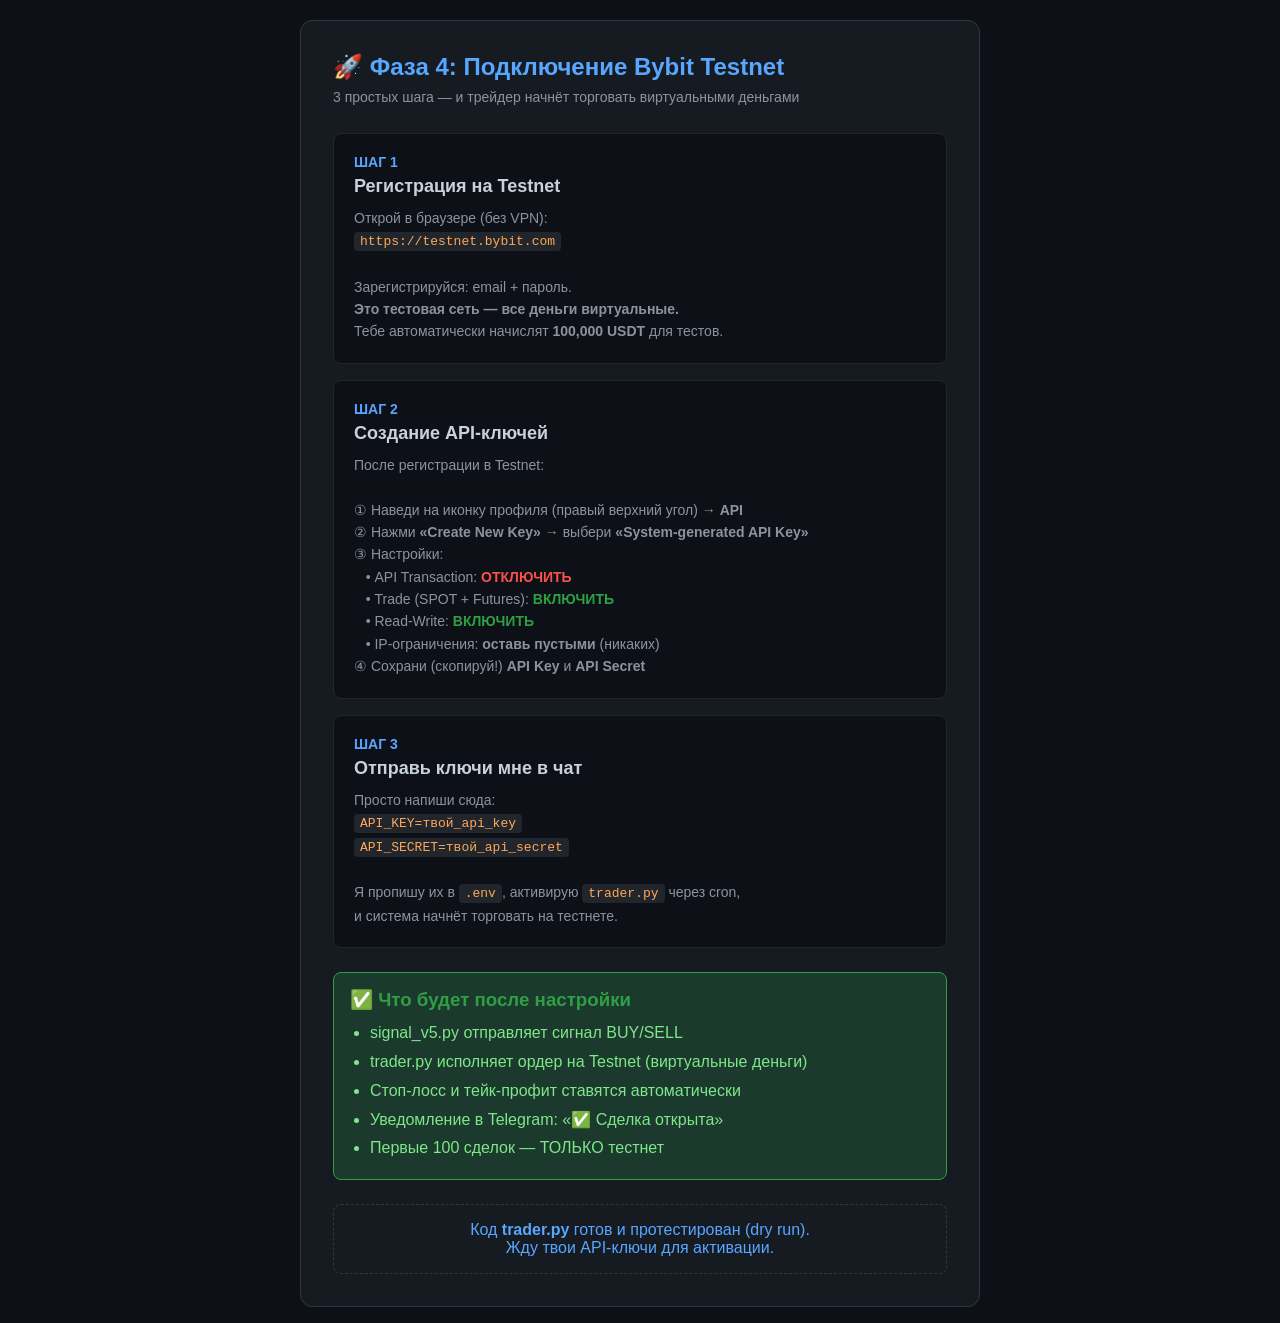
<file: bybit-setup-guide.html>
<!DOCTYPE html>
<html lang="ru">
<head>
<meta charset="UTF-8">
<meta name="viewport" content="width=device-width, initial-scale=1.0">
<title>Bybit Testnet Setup — Пошаговая инструкция</title>
<style>
  * { margin: 0; padding: 0; box-sizing: border-box; }
  body { background: #0d1117; color: #c9d1d9; font-family: -apple-system, sans-serif; padding: 20px; }
  .card { background: #161b22; border: 1px solid #30363d; border-radius: 12px; padding: 32px; max-width: 680px; margin: 0 auto; }
  h1 { color: #58a6ff; font-size: 24px; margin-bottom: 8px; }
  .sub { color: #8b949e; font-size: 14px; margin-bottom: 28px; }
  .step { background: #0d1117; border: 1px solid #21262d; border-radius: 8px; padding: 20px; margin-bottom: 16px; }
  .step-num { color: #58a6ff; font-weight: 700; font-size: 14px; margin-bottom: 6px; }
  .step-title { font-size: 18px; font-weight: 600; margin-bottom: 10px; }
  .step-body { color: #8b949e; line-height: 1.6; font-size: 14px; }
  .step-body code { background: #21262d; padding: 2px 6px; border-radius: 4px; font-size: 13px; color: #ffa657; }
  .highlight { background: #1b3a2d; border: 1px solid #2ea043; border-radius: 8px; padding: 16px; margin-top: 24px; }
  .highlight h3 { color: #2ea043; margin-bottom: 8px; }
  .highlight ul { margin-left: 20px; color: #7ee787; line-height: 1.8; }
  .ready { text-align: center; color: #58a6ff; font-size: 16px; margin-top: 24px; padding: 16px; border: 1px dashed #30363d; border-radius: 8px; }
</style>
</head>
<body>
<div class="card">
  <h1>🚀 Фаза 4: Подключение Bybit Testnet</h1>
  <div class="sub">3 простых шага — и трейдер начнёт торговать виртуальными деньгами</div>

  <div class="step">
    <div class="step-num">ШАГ 1</div>
    <div class="step-title">Регистрация на Testnet</div>
    <div class="step-body">
      Открой в браузере (без VPN):<br>
      <code>https://testnet.bybit.com</code><br><br>
      Зарегистрируйся: email + пароль.<br>
      <strong>Это тестовая сеть — все деньги виртуальные.</strong><br>
      Тебе автоматически начислят <strong>100,000 USDT</strong> для тестов.
    </div>
  </div>

  <div class="step">
    <div class="step-num">ШАГ 2</div>
    <div class="step-title">Создание API-ключей</div>
    <div class="step-body">
      После регистрации в Testnet:<br><br>
      ① Наведи на иконку профиля (правый верхний угол) → <strong>API</strong><br>
      ② Нажми <strong>«Create New Key»</strong> → выбери <strong>«System-generated API Key»</strong><br>
      ③ Настройки:<br>
      &nbsp;&nbsp;&nbsp;• API Transaction: <strong style="color:#f85149">ОТКЛЮЧИТЬ</strong><br>
      &nbsp;&nbsp;&nbsp;• Trade (SPOT + Futures): <strong style="color:#2ea043">ВКЛЮЧИТЬ</strong><br>
      &nbsp;&nbsp;&nbsp;• Read-Write: <strong style="color:#2ea043">ВКЛЮЧИТЬ</strong><br>
      &nbsp;&nbsp;&nbsp;• IP-ограничения: <strong>оставь пустыми</strong> (никаких)<br>
      ④ Сохрани (скопируй!) <strong>API Key</strong> и <strong>API Secret</strong><br>
    </div>
  </div>

  <div class="step">
    <div class="step-num">ШАГ 3</div>
    <div class="step-title">Отправь ключи мне в чат</div>
    <div class="step-body">
      Просто напиши сюда:<br>
      <code>API_KEY=твой_api_key</code><br>
      <code>API_SECRET=твой_api_secret</code><br><br>
      Я пропишу их в <code>.env</code>, активирую <code>trader.py</code> через cron,<br>
      и система начнёт торговать на тестнете.
    </div>
  </div>

  <div class="highlight">
    <h3>✅ Что будет после настройки</h3>
    <ul>
      <li>signal_v5.py отправляет сигнал BUY/SELL</li>
      <li>trader.py исполняет ордер на Testnet (виртуальные деньги)</li>
      <li>Стоп-лосс и тейк-профит ставятся автоматически</li>
      <li>Уведомление в Telegram: «✅ Сделка открыта»</li>
      <li>Первые 100 сделок — ТОЛЬКО тестнет</li>
    </ul>
  </div>

  <div class="ready">
    Код <strong>trader.py</strong> готов и протестирован (dry run).<br>
    Жду твои API-ключи для активации.
  </div>
</div>
</body>
</html>
</file>
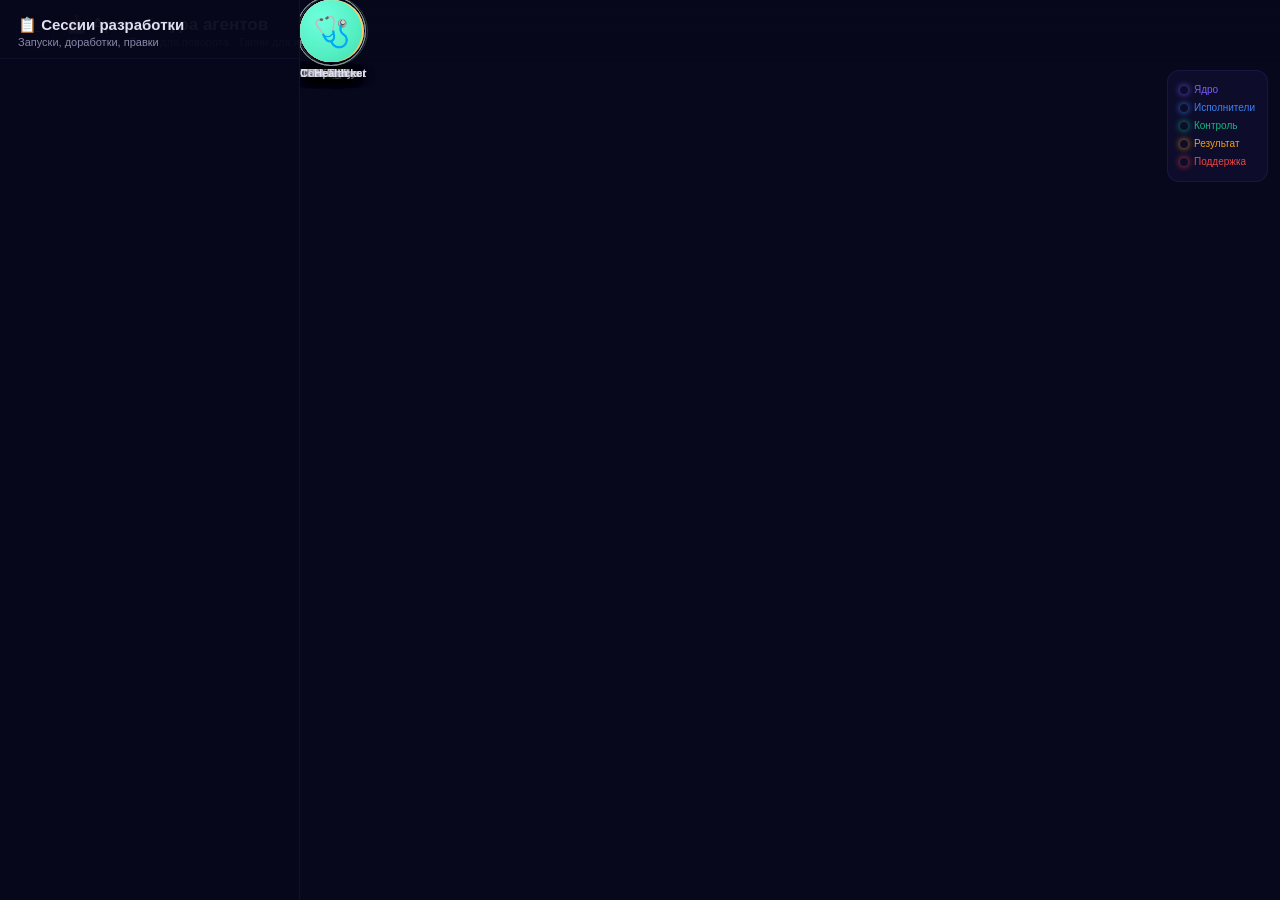
<file: frontend/pipeline.html>
<!DOCTYPE html>
<html lang="ru">
<head>
<meta charset="UTF-8">
<meta name="viewport" content="width=device-width, initial-scale=1.0, maximum-scale=1.0, user-scalable=no">
<title>MOE — Архитектура агентов</title>
<meta name="apple-mobile-web-app-title" content="MOE">
<link rel="manifest" href="/manifest.json">
<link rel="icon" href="/icon-dark.svg" type="image/svg+xml">
<link rel="apple-touch-icon" href="/icon-light-180.png">
<style>
*{margin:0;padding:0;box-sizing:border-box}
body{background:#08081c;overflow:hidden;font-family:-apple-system,BlinkMacSystemFont,'Segoe UI',sans-serif;color:#e0e0f0;height:100dvh;width:100vw;display:flex}

/* History sidebar */
.history-sidebar{
  display:none;width:300px;min-width:300px;height:100dvh;
  background:rgba(8,8,28,.95);border-right:1px solid rgba(124,92,252,.1);
  z-index:20;flex-direction:column;overflow:hidden;
}
.history-header{padding:16px 18px 10px;border-bottom:1px solid rgba(124,92,252,.08);flex-shrink:0}
.history-header .hh-title{font-size:15px;font-weight:700;display:flex;align-items:center;gap:8px}
.history-header .hh-sub{font-size:11px;color:#8888aa;margin-top:2px}
.history-body{flex:1;overflow-y:auto;padding:8px 12px;scrollbar-width:thin;scrollbar-color:rgba(124,92,252,.15) transparent}
.history-body::-webkit-scrollbar{width:4px}
.history-body::-webkit-scrollbar-thumb{background:rgba(124,92,252,.2);border-radius:4px}

/* History group (collapsible) */
.history-group{
  background:rgba(15,15,46,.6);border:1px solid rgba(124,92,252,.1);
  border-radius:12px;margin-bottom:8px;overflow:hidden;
  animation:fadeSlide .4s ease both;cursor:pointer;
}
.history-group.open{border-color:rgba(124,92,252,.2)}
.hg-header{
  display:flex;align-items:center;gap:8px;padding:10px 12px;
  transition:background .15s;user-select:none;
}
.hg-header:hover{background:rgba(124,92,252,.06)}
.hg-time{font-size:10px;color:#666;flex-shrink:0;width:40px;text-align:center;line-height:1.3}
.hg-title{font-size:12px;font-weight:600;flex:1}
.hg-count{font-size:9px;color:#8888aa;background:rgba(124,92,252,.1);padding:2px 6px;border-radius:4px}
.hg-toggle{color:#7c5cfc;font-size:10px;transition:transform .2s;flex-shrink:0}
.history-group.open .hg-toggle{transform:rotate(180deg)}
.hg-body{display:none;padding:0 12px 10px;border-top:1px solid rgba(124,92,252,.06);padding-top:8px}
.history-group.open .hg-body{display:block}
.hg-item{display:flex;gap:8px;padding:5px 0;font-size:11px;align-items:flex-start;animation:fadeSlide .3s ease both}
.hg-item .hgi-time{font-size:9px;color:#666;width:30px;flex-shrink:0;padding-top:1px}
.hg-item .hgi-desc{color:#aaa;line-height:1.4}
.hg-item .hgi-flow{display:inline-flex;align-items:center;gap:3px;margin-right:4px}
.hg-item .hgi-flow .from,.hg-item .hgi-flow .to{font-weight:600;font-size:10px;padding:0 4px;border-radius:3px}
.hg-item .hgi-arrow{color:#555;font-size:8px}

/* Scene */
#scene-wrap{flex:1;height:100dvh;overflow:hidden;position:relative}
#scene{width:100%;height:100%;position:absolute;top:0;left:0}
#lines-canvas{position:absolute;top:0;left:0;width:100%;height:100%;pointer-events:none;z-index:2}

.agent-card{
  position:absolute;cursor:pointer;user-select:none;
  -webkit-tap-highlight-color:transparent;
  transition:opacity .3s;
  transform-origin:center center;
  will-change:transform;
}
.agent-card:hover .agent-avatar{transform:scale(1.08)}
.agent-card.selected .agent-avatar{transform:scale(1.15)}
.agent-avatar{
  width:62px;height:62px;border-radius:50%;
  display:flex;align-items:center;justify-content:center;
  font-size:30px;margin:0 auto;
  position:relative;transition:transform .3s cubic-bezier(.4,0,.2,1),box-shadow .3s;
  box-shadow:0 0 20px var(--color)33, 0 4px 16px rgba(0,0,0,.3);
}
.agent-avatar .glow-ring{
  position:absolute;inset:-4px;border-radius:50%;
  border:1px solid var(--color);opacity:0.15;
}
.agent-name{text-align:center;font-size:11px;font-weight:600;margin-top:5px;text-shadow:0 2px 8px rgba(0,0,0,.7);white-space:nowrap}

/* Header */
.header{
  position:fixed;top:0;left:0;right:0;z-index:15;
  display:flex;align-items:center;gap:12px;padding:12px 16px;
  background:linear-gradient(180deg,rgba(8,8,28,.92) 0%,transparent 100%);
  pointer-events:none;
}
.header>*{pointer-events:auto}
.back-btn{
  display:flex;align-items:center;justify-content:center;
  width:38px;height:38px;border-radius:12px;
  background:rgba(15,15,46,.8);border:1px solid rgba(124,92,252,.2);
  color:#e0e0f0;text-decoration:none;font-size:18px;
  transition:all .2s;flex-shrink:0;backdrop-filter:blur(4px);
}
.header-title{font-size:17px;font-weight:700;text-shadow:0 2px 8px rgba(0,0,0,.5)}
.header-sub{font-size:11px;color:#8888aa;margin-top:1px}

.legend{
  position:fixed;top:70px;right:12px;z-index:15;
  background:rgba(15,15,46,.85);border:1px solid rgba(124,92,252,.12);
  border-radius:12px;padding:10px 12px;backdrop-filter:blur(4px);
  font-size:10px;line-height:1.8;
}
.legend-item{display:flex;align-items:center;gap:6px}
.legend-dot{display:inline-block;width:8px;height:8px;border-radius:50%;flex-shrink:0;box-shadow:0 0 6px currentColor}

/* Info panel */
.info-panel{
  position:fixed;bottom:20px;left:50%;z-index:15;
  background:rgba(15,15,46,.92);border:1px solid rgba(124,92,252,.2);
  border-radius:16px;padding:14px 18px;
  backdrop-filter:blur(8px);width:calc(100% - 32px);max-width:400px;
  transition:all .4s cubic-bezier(.4,0,.2,1);
  opacity:0;transform:translateX(-50%) translateY(20px);pointer-events:none;
}
.info-panel.visible{opacity:1;transform:translateX(-50%) translateY(0);pointer-events:auto}
.info-panel .ip-name{font-size:16px;font-weight:700;display:flex;align-items:center;gap:8px}
.info-panel .ip-group{font-size:10px;padding:2px 8px;border-radius:4px;background:rgba(124,92,252,.15);color:#7c5cfc;display:inline-block;margin-top:4px}
.info-panel .ip-desc{font-size:12px;color:#8888aa;margin-top:6px;line-height:1.5}
.info-panel .ip-connections{font-size:11px;color:#8888aa;margin-top:6px}
.info-panel .ip-connections span{color:#10b981}

.hint{
  position:fixed;bottom:90px;left:50%;transform:translateX(-50%);
  z-index:5;font-size:11px;color:rgba(136,136,170,.3);text-align:center;
  pointer-events:none;animation:hintFade 8s forwards;
}
@keyframes hintFade{0%,70%{opacity:1}100%{opacity:0}}
@keyframes fadeSlide{from{opacity:0;transform:translateY(6px)}to{opacity:1;transform:translateY(0)}}

@media(min-width:1024px){.history-sidebar{display:flex}}
@media(max-width:480px){.agent-avatar{width:50px;height:50px;font-size:24px}.agent-name{font-size:10px}}
</style>
</head>
<body>

<!-- History Sidebar -->
<div class="history-sidebar">
  <div class="history-header">
    <div class="hh-title">📋 Сессии разработки</div>
    <div class="hh-sub">Запуски, доработки, правки</div>
  </div>
  <div class="history-body" id="historyBody"></div>
</div>

<!-- Scene -->
<div id="scene-wrap">
  <canvas id="lines-canvas"></canvas>
  <canvas id="star-canvas" style="position:absolute;top:0;left:0;width:100%;height:100%;pointer-events:none;z-index:1"></canvas>
  <div id="scene"></div>

  <div class="header">
    <a class="back-btn" href="/">←</a>
    <div>
      <div class="header-title">🤖 Архитектура агентов</div>
      <div class="header-sub">18 агентов · Тащи для поворота · Тапни для инфо</div>
    </div>
  </div>

  <div class="legend">
    <div class="legend-item" style="color:#7c5cfc"><span class="legend-dot" style="color:#7c5cfc"></span> Ядро</div>
    <div class="legend-item" style="color:#3b82f6"><span class="legend-dot" style="color:#3b82f6"></span> Исполнители</div>
    <div class="legend-item" style="color:#10b981"><span class="legend-dot" style="color:#10b981"></span> Контроль</div>
    <div class="legend-item" style="color:#f59e0b"><span class="legend-dot" style="color:#f59e0b"></span> Результат</div>
    <div class="legend-item" style="color:#ef4444"><span class="legend-dot" style="color:#ef4444"></span> Поддержка</div>
  </div>

  <div class="hint" id="hint">👆 Тапни на агента</div>

  <div class="info-panel" id="infoPanel">
    <div>
      <div class="ip-name"><span id="ipIcon">🤖</span> <span id="ipName">agent</span></div>
      <div class="ip-group" id="ipGroup">group</div>
    </div>
    <div class="ip-desc" id="ipDesc">Описание</div>
    <div class="ip-connections" id="ipConns"></div>
  </div>
</div>

<script>
// ====== AGENT DATA ======
const AGENTS = [
  { id:'translator',  label:'Translator',  icon:'🌐', desc:'Перевод и форматирование запросов на входе', group:'core', color:'#7c5cfc', pos:[-6,0,0], conns:['planner'] },
  { id:'planner',     label:'Planner',     icon:'📋', desc:'Декомпозиция задачи на атомарные шаги', group:'core', color:'#8b7cf7', pos:[-4,0,0], conns:['analyst'] },
  { id:'analyst',     label:'Analyst',     icon:'🧠', desc:'Глубокий анализ: 6 критериев оценки плана', group:'core', color:'#9b6ef0', pos:[-2,0,0], conns:['delegator','reviewer-rev'] },
  { id:'delegator',   label:'Delegator',   icon:'🎯', desc:'Распределение задач между исполнителями', group:'core', color:'#5b6abf', pos:[0,0,0], conns:['preloader','coder','designer','data-analyst','devops','trading-analyst'] },

  { id:'preloader',   label:'Preloader',   icon:'📥', desc:'Подготовка данных и контекста перед работой', group:'worker', color:'#e17055', pos:[1.6,3.2,0], conns:['reviewer'] },
  { id:'coder',       label:'Coder',       icon:'💻', desc:'Написание кода на Python, JS, C', group:'worker', color:'#0984e3', pos:[1.6,1.8,0], conns:['reviewer','tester'] },
  { id:'designer',    label:'Designer',    icon:'🎨', desc:'UI/UX дизайн, HTML, CSS, SVG-графика', group:'worker', color:'#e84393', pos:[1.6,0.6,0], conns:['reviewer'] },
  { id:'data-analyst',label:'Data Analyst',icon:'📈', desc:'Анализ данных, метрик и статистики', group:'worker', color:'#00b894', pos:[1.6,-0.6,0], conns:['reviewer'] },
  { id:'devops',      label:'DevOps',      icon:'⚙️', desc:'Развёртывание, CI/CD, инфраструктура', group:'worker', color:'#636e72', pos:[1.6,-1.8,0], conns:['reviewer'] },
  { id:'trading-analyst', label:'Trading An.', icon:'📊', desc:'Торговые сигналы и рыночный анализ', group:'worker', color:'#fdcb6e', pos:[1.6,-3.2,0], conns:['reviewer'] },

  { id:'reviewer',    label:'Reviewer',    icon:'🔍', desc:'Контроль качества: 7 критериев, QA-петля', group:'qa', color:'#00b894', pos:[4.5,0,0], conns:['analyst-rev','reporter'] },
  { id:'tester',      label:'Tester',      icon:'🧪', desc:'Тестирование кода: синтаксис, edge cases', group:'qa', color:'#55efc4', pos:[4.5,2.5,0], conns:['reviewer'] },
  { id:'technical-writer', label:'Tech Writer', icon:'📖', desc:'Документация: README, API, changelog', group:'qa', color:'#74b9ff', pos:[4.5,-1.8,0], conns:['reviewer'] },
  { id:'security-auditor', label:'Security', icon:'🛡️', desc:'8 векторов проверки безопасности', group:'qa', color:'#d63031', pos:[4.5,-3.5,0], conns:['reviewer'] },

  { id:'reporter',    label:'Reporter',    icon:'📝', desc:'Финальное форматирование сводного отчёта', group:'output', color:'#f59e0b', pos:[7,0,0], conns:['default'] },
  { id:'default',     label:'Default',     icon:'🤖', desc:'Главный агент — финальный ответ пользователю', group:'output', color:'#dfe6e9', pos:[9,0,0], conns:[] },

  { id:'cost-tracker', label:'Cost Tracker', icon:'💰', desc:'Мониторинг расхода токенов', group:'support', color:'#fdcb6e', pos:[-3,2.5,3], conns:['delegator-feed'] },
  { id:'health-monitor', label:'Health',icon:'🩺', desc:'Проверка живых агентов, профилей, API', group:'support', color:'#55efc4', pos:[-3,-2.5,3], conns:['default-feed'] },
];
const GROUP_NAMES = { core:'Ядро пайплайна', worker:'Исполнители', qa:'Контроль качества', output:'Вывод', support:'Поддержка' };

// ====== SCENE STATE ======
let W, H;
function getSceneSize(){const w=document.getElementById('scene-wrap');W=w.clientWidth;H=w.clientHeight}
getSceneSize(); window.addEventListener('resize',()=>{getSceneSize();renderAll();updateLines()});

// 3D rotation
let rotX = 0.15, rotY = 0;
let targetRotX = 0.15, targetRotY = 0;
let autoRotate = true;
let autoRotateTimer = null;

// ====== TRUE 3D PROJECTION ======
function project3D(x, y, z) {
  const rx = displayRotX, ry = displayRotY;
  // Rotate Y
  let x1 = x * Math.cos(ry) - z * Math.sin(ry);
  let y1 = y;
  let z1 = x * Math.sin(ry) + z * Math.cos(ry);
  // Rotate X
  let x2 = x1;
  let y2 = y1 * Math.cos(rx) - z1 * Math.sin(rx);
  let z2 = y1 * Math.sin(rx) + z1 * Math.cos(rx);

  const perspective = 900;
  const sc = perspective / (perspective + z2);
  return { x: W/2 + x2 * sc, y: H/2 - y2 * sc, scale: sc };
}

// ====== AGENT POSITIONS (interpolate rotation) ======
let displayRotX = 0.15, displayRotY = 0;

function renderAll() {
  const scene = document.getElementById('scene');
  scene.innerHTML = '';

  AGENTS.forEach(a => {
    const div = document.createElement('div');
    div.className = 'agent-card';
    div.dataset.agentId = a.id;
    div.style.setProperty('--color', a.color);
    const avSize = window.innerWidth <= 480 ? 50 : 62;
    div.style.zIndex = Math.round(a.pos[2] * 10 + 50);
    div.innerHTML = `
      <div class="agent-avatar" style="
        background:radial-gradient(circle at 35% 30%, ${lighten(a.color,25)} 0%, ${a.color} 60%, ${darken(a.color,20)} 100%);
        width:${avSize}px;height:${avSize}px;font-size:${Math.round(avSize*0.48)}px;
      ">
        <div class="glow-ring"></div>
        ${a.icon}
      </div>
      <div class="agent-name">${a.label}</div>
    `;
    scene.appendChild(div);
  });
  drawStars();
}
renderAll();
updatePositions();

// ====== UPDATE POSITIONS (every frame) ======
function updatePositions() {
  if (autoRotate) targetRotY += 0.002;
  // Smooth rotation
  displayRotX += (targetRotX - displayRotX) * 0.08;
  displayRotY += (targetRotY - displayRotY) * 0.08;

  const cards = document.querySelectorAll('.agent-card');
  const t = Date.now() / 1000;

  AGENTS.forEach((a, i) => {
    const card = cards[i];
    if (!card) return;
    // Apply current rotation to 3D point
    const rx = displayRotX, ry = displayRotY;
    let x1 = a.pos[0] * Math.cos(ry) - a.pos[2] * Math.sin(ry);
    let y1 = a.pos[1];
    let z1 = a.pos[0] * Math.sin(ry) + a.pos[2] * Math.cos(ry);
    let x2 = x1;
    let y2 = y1 * Math.cos(rx) - z1 * Math.sin(rx);
    let z2 = y1 * Math.sin(rx) + z1 * Math.cos(rx);

    const blurAmt = Math.max(0, (z2 - 2) * 0.4);
    card.style.filter = blurAmt > 0 ? `blur(${blurAmt}px)` : 'none';
    const op = Math.max(0.4, Math.min(1, 1 - (z2 + 5) * 0.03));
    card.style.opacity = op;

    const perspective = 900;
    const sc = perspective / (perspective + z2);
    const sx = W/2 + x2 * sc;
    const sy = H/2 - y2 * sc;
    const float = Math.sin(t * 0.4 + i * 0.7) * 3;

    card.style.transform = `translate(calc(${sx}px - 50%), calc(${sy}px - 50% + ${float}px)) scale(${sc})`;
    card.style.left = '0';
    card.style.top = '0';
    card.dataset.curX = sx;
    card.dataset.curY = sy;
  });
}

// ====== LINES (canvas, redrawn every frame) ======
let lineCanvas, lineCtx;
function initLines() {
  lineCanvas = document.getElementById('lines-canvas');
  lineCtx = lineCanvas.getContext('2d');
}
initLines();

let starPositions = [];
function initStars() {
  starPositions = [];
  for (let i = 0; i < 200; i++) {
    starPositions.push({
      x: Math.random() * W, y: Math.random() * H,
      r: Math.random() * 1.2 + 0.3,
      alpha: Math.random() * 0.3 + 0.1,
      speed: Math.random() * 0.3 + 0.1
    });
  }
}
initStars();
function updateStars() {
  starPositions.forEach(s => {
    s.y -= s.speed;
    if (s.y < -5) { s.y = H + 5; s.x = Math.random() * W; }
  });
}

function updateLines() {
  const c = lineCanvas, ctx = lineCtx;
  c.width = W; c.height = H;
  ctx.clearRect(0, 0, W, H);

  AGENTS.forEach(a => {
    a.conns.forEach(t => {
      let tid = t, dashed = false;
      if (t.endsWith('-rev')) { tid = t.replace('-rev',''); dashed = true; }
      if (t.endsWith('-feed')) { tid = t.replace('-feed',''); dashed = true; }
      const from = AGENTS.find(x => x.id === a.id);
      const to = AGENTS.find(x => x.id === tid);
      if (!from || !to) return;

      const pA = project3D(from.pos[0], from.pos[1], from.pos[2]);
      const pB = project3D(to.pos[0], to.pos[1], to.pos[2]);
      const zAvg = (from.pos[2] + to.pos[2]) / 2;

      // Pulse
      const pulse = 0.85 + 0.15 * Math.sin(Date.now() / 300);
      const baseWidth = 1.2 * Math.min(pA.scale, pB.scale);

      // Curve midpoint
      const mx = (pA.x + pB.x) / 2;
      const my = (pA.y + pB.y) / 2 - 15 * Math.min(pA.scale, pB.scale);

      // Glow first (thick, transparent)
      ctx.beginPath();
      ctx.moveTo(pA.x, pA.y);
      ctx.quadraticCurveTo(mx, my, pB.x, pB.y);
      ctx.strokeStyle = a.color;
      ctx.globalAlpha = 0.08;
      ctx.lineWidth = baseWidth * 3 * pulse;
      if (dashed) { ctx.setLineDash([4, 4]); } else { ctx.setLineDash([]); }
      ctx.stroke();

      // Main gradient
      const grad = ctx.createLinearGradient(pA.x, pA.y, pB.x, pB.y);
      grad.addColorStop(0, from.color);
      grad.addColorStop(1, to.color);
      ctx.beginPath();
      ctx.moveTo(pA.x, pA.y);
      ctx.quadraticCurveTo(mx, my, pB.x, pB.y);
      ctx.strokeStyle = grad;
      ctx.globalAlpha = dashed ? 0.15 : 0.25;
      ctx.lineWidth = baseWidth * pulse;
      if (dashed) { ctx.setLineDash([4, 4]); } else { ctx.setLineDash([]); }
      ctx.stroke();

      ctx.globalAlpha = 1;
      ctx.setLineDash([]);
    });
  });
}

// ====== STARS ======
function drawStars() {
  const c = document.getElementById('star-canvas');
  if (!c) return;
  c.width = W; c.height = H;
  const ctx = c.getContext('2d');
  ctx.clearRect(0, 0, W, H);
  starPositions.forEach(s => {
    ctx.beginPath();
    ctx.arc(s.x, s.y, s.r, 0, Math.PI * 2);
    ctx.fillStyle = `rgba(136,136,170,${s.alpha})`;
    ctx.fill();
  });
}

// ====== INPUT HANDLING ======
let isDragging = false;
let dragStart = {x:0,y:0};
let dragLast = {x:0,y:0};
let clickStart = {x:0,y:0};
let wasDragged = false;

const wrap = document.getElementById('scene-wrap');

wrap.addEventListener('pointerdown', e => {
  if (e.target.closest('.info-panel') || e.target.closest('.header') || e.target.closest('.legend')) return;
  isDragging = true; wasDragged = false;
  autoRotate = false; clearTimeout(autoRotateTimer);
  dragStart = {x:e.clientX, y:e.clientY};
  dragLast = {x:e.clientX, y:e.clientY};
  clickStart = {x:e.clientX, y:e.clientY};
  wrap.setPointerCapture(e.pointerId);
});
wrap.addEventListener('pointermove', e => {
  if (!isDragging) return;
  const dx = e.clientX - dragLast.x;
  const dy = e.clientY - dragLast.y;
  dragLast = {x:e.clientX, y:e.clientY};
  if(Math.abs(e.clientX - clickStart.x) > 4 || Math.abs(e.clientY - clickStart.y) > 4) wasDragged = true;
  targetRotY += dx * 0.004;
  targetRotX += dy * 0.004;
  targetRotX = Math.max(-0.3, Math.min(0.5, targetRotX));
});
wrap.addEventListener('pointerup', e => {
  isDragging = false;
  wrap.releasePointerCapture(e.pointerId);
  autoRotateTimer = setTimeout(() => { autoRotate = true; }, 5000);
  if (!wasDragged) {
    // Click — check if hitting an agent
    const el = document.elementFromPoint(e.clientX, e.clientY);
    const card = el?.closest('.agent-card');
    if (card) selectAgent(card.dataset.agentId);
    else deselectAgent();
  }
});

// ====== SELECT / DESELECT ======
function selectAgent(id) {
  const a = AGENTS.find(x => x.id === id);
  if (!a) return;
  document.getElementById('ipIcon').textContent = a.icon;
  document.getElementById('ipName').textContent = a.label;
  document.getElementById('ipGroup').textContent = GROUP_NAMES[a.group] || a.group;
  document.getElementById('ipDesc').textContent = a.desc;
  const conns = a.conns.filter(c => !c.endsWith('-feed'));
  const names = conns.map(c => c.replace('-rev','')).map(c => AGENTS.find(x=>x.id===c)).filter(Boolean).map(x => x.icon+' '+x.label);
  document.getElementById('ipConns').innerHTML = names.length ? '→ <span>'+names.join('</span>, <span>')+'</span>' : '';
  document.getElementById('infoPanel').classList.add('visible');
  document.querySelectorAll('.agent-card').forEach(c => {
    c.classList.toggle('selected', c.dataset.agentId === id);
    if (c.dataset.agentId !== id) c.style.opacity = '0.35';
  });
}
function deselectAgent() {
  document.getElementById('infoPanel').classList.remove('visible');
  document.querySelectorAll('.agent-card').forEach(c => {
    c.classList.remove('selected'); c.style.opacity = '1';
  });
}

// ====== HISTORY (collapsible groups) ======
const HISTORY_GROUPS = [
  { id:'s1', date:'2026-05-27', time:'22:15', title:'🕸 Создать 3D визуализацию агентов', items:[
    {from:'translator', to:'planner', task:'Сделать 3D страницу архитектуры'},
    {from:'planner', to:'coder', task:'Three.js сцена с 18 агентами'},
    {from:'tester', to:'reviewer', task:'✅ 3D работает'},
  ]},{
  id:'s2', date:'2026-05-27', time:'22:30', title:'🔧 Починить 3D (агенты съехали)', items:[
    {from:'translator', to:'planner', task:'Агенты в углу — позиционирование сломалось'},
    {from:'planner', to:'coder', task:'Переделать project3D, CSS transform с calc()'},
    {from:'tester', to:'reviewer', task:'❌ Всё ещё сломано'},
    {from:'coder', to:'tester', task:'Починил updatePositions'},
    {from:'tester', to:'reviewer', task:'✅ Работает'},
  ]},{
  id:'s3', date:'2026-05-27', time:'23:00', title:'✨ Добавить эффекты (blur, звёзды, авто-вращение)', items:[
    {from:'translator', to:'planner', task:'Добавить визуальные эффекты'},
    {from:'planner', to:'coder', task:'Blur по Z, пульсация, градиент, звёзды'},
    {from:'tester', to:'reviewer', task:'❌ Сломал позиционирование'},
    {from:'coder', to:'tester', task:'Откат + эффекты поверх рабочей версии'},
  ]},{
  id:'s4', date:'2026-05-27', time:'23:45', title:'♻ Переписать страницу с нуля (2D → обратно в 3D)', items:[
    {from:'translator', to:'planner', task:'Попробовали 2D — не то, вернуть 3D'},
    {from:'planner', to:'coder', task:'Переписать сцену с нуля на project3D'},
    {from:'tester', to:'reviewer', task:'✅ 3D сцена воссоздана'},
  ]},{
  id:'s5', date:'2026-05-28', time:'00:10', title:'🔗 Добавить связи между агентами', items:[
    {from:'translator', to:'planner', task:'Нет видимых связей между агентами'},
    {from:'planner', to:'coder', task:'Canvas updateLines с project3D координатами'},
    {from:'tester', to:'reviewer', task:'✅ Линии работают и вращаются'},
  ]},
];

function renderHistory() {
  const body = document.getElementById('historyBody');
  body.innerHTML = '';
  HISTORY_GROUPS.forEach(g => {
    const div = document.createElement('div');
    div.className = 'history-group';
    div.id = 'hg-'+g.id;
    const agentIds = [...new Set(g.items.flatMap(i => [i.from, i.to]).filter(x => x !== '☀️ Пользователь' && AGENTS.find(a => a.id === x)))];
    const colors = agentIds.slice(0,3).map(id => { const a = AGENTS.find(x=>x.id===id); return a ? a.color : '#7c5cfc'; });
    const avatars = agentIds.slice(0,3).map(id => { const a = AGENTS.find(x=>x.id===id); return a ? a.icon : ''; });
    div.innerHTML = `
      <div class="hg-header" onclick="toggleHistory('${g.id}')">
        <div class="hg-time">${g.date.substr(5)}<br><span style="font-weight:700">${g.time}</span></div>
        <div class="hg-title">${g.title}</div>
        <div style="display:flex;gap:1px;flex-shrink:0">
          ${avatars.map((ic,i) => `<span style="font-size:10px;border:1px solid ${colors[i]}33;border-radius:50%;width:18px;height:18px;display:flex;align-items:center;justify-content:center;background:${colors[i]}15">${ic}</span>`).join('')}
        </div>
        <span class="hg-count">${g.items.length}</span>
        <span class="hg-toggle">▼</span>
      </div>
      <div class="hg-body" id="hgb-${g.id}">
        ${g.items.map(item => {
          const from = AGENTS.find(a => a.id === item.from);
          const to = AGENTS.find(a => a.id === item.to);
          if (!from || !to) return '';
          return `<div class="hg-item">
            <div class="hgi-desc"><span class="hgi-flow">
              <span class="from" style="background:${from.color}33;color:${from.color}">${from.icon}</span>
              <span class="hgi-arrow">→</span>
              <span class="to" style="background:${to.color}33;color:${to.color}">${to.icon}</span>
            </span>${item.task}</div>
          </div>`;
        }).join('')}
      </div>
    `;
    body.appendChild(div);
  });
}
window.toggleHistory = function(id) {
  const g = document.getElementById('hg-'+id);
  if (g) g.classList.toggle('open');
};
renderHistory();

// ====== COLOR HELPERS ======
function lighten(hex, pct) {
  const n = parseInt(hex.slice(1),16);
  return `#${(Math.min(255,(n>>16)+pct)<<16|Math.min(255,((n>>8)&0xff)+pct)<<8|Math.min(255,(n&0xff)+pct)).toString(16).padStart(6,'0')}`;
}
function darken(hex, pct) {
  const n = parseInt(hex.slice(1),16);
  return `#${(Math.max(0,(n>>16)-pct)<<16|Math.max(0,((n>>8)&0xff)-pct)<<8|Math.max(0,(n&0xff)-pct)).toString(16).padStart(6,'0')}`;
}

// ====== ANIMATION LOOP ======
function animate() {
  updatePositions();
  updateStars(); drawStars();
  updateLines();
  requestAnimationFrame(animate);
}
animate();

// ====== RESIZE ======
window.addEventListener('resize', () => {
  getSceneSize();
  initStars();
  // Re-render stars on resize (debounced)
  clearTimeout(window._starTimer);
  window._starTimer = setTimeout(drawStars, 200);
});
</script>
</body>
</html>
</file>
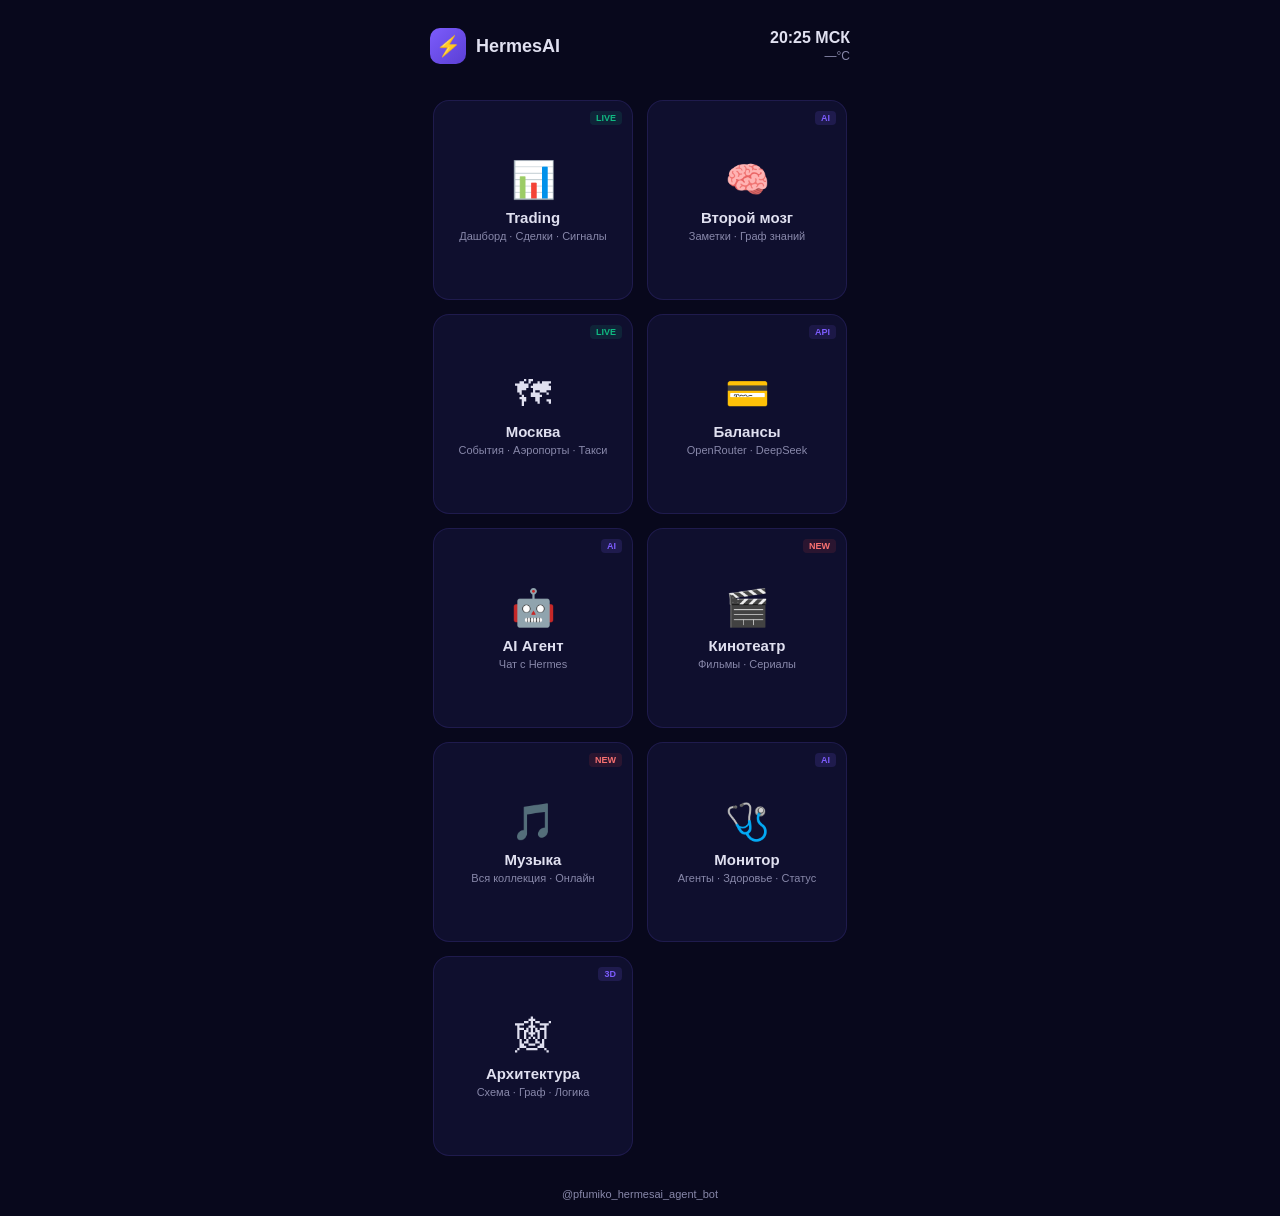
<file: frontend/telegram-mini-app.html>
<!DOCTYPE html>
<html lang="ru">
<head>
<meta charset="UTF-8">
<meta name="viewport" content="width=device-width, initial-scale=1.0">
<title>MOE — Главная</title>
<meta name="theme-color" content="#08081c">
<meta name="apple-mobile-web-app-capable" content="yes">
<meta name="apple-mobile-web-app-status-bar-style" content="black-translucent">
<meta name="apple-mobile-web-app-title" content="MOE">
<link rel="manifest" href="/manifest.json">
<link rel="icon" type="image/svg+xml" href="/icon-dark.svg">
<link rel="icon" type="image/png" sizes="192x192" href="/icon-dark-192.png">
<link rel="icon" type="image/png" sizes="512x512" href="/icon-dark.png">
<link rel="apple-touch-icon" href="/icon-dark-180.png" media="(prefers-color-scheme: dark)">
<link rel="apple-touch-icon" href="/icon-light-180.png" media="(prefers-color-scheme: light)">
<style>
:root{--bg:#08081c;--accent:#7c5cfc;--green:#10b981;--tile:#0f0f2e;--border:rgba(124,92,252,0.15);--text:#e0e0f0;--muted:#8888aa}
*{margin:0;padding:0;box-sizing:border-box}
body{font-family:-apple-system,BlinkMacSystemFont,'Segoe UI',sans-serif;background:var(--bg);color:var(--text);min-height:100vh;display:flex;flex-direction:column;align-items:center;padding:16px}
header{width:100%;max-width:420px;display:flex;justify-content:space-between;align-items:center;padding:12px 0;margin-bottom:24px}
.logo{display:flex;align-items:center;gap:10px;font-size:18px;font-weight:600}
.logo-icon{width:36px;height:36px;border-radius:10px;background:linear-gradient(135deg,var(--accent),#5b3fd4);display:flex;align-items:center;justify-content:center;font-size:20px}
.time-block{text-align:right;font-size:13px;color:var(--muted)}
.time-block .clock{font-size:16px;font-weight:600;color:var(--text)}
.weather{font-size:12px;color:var(--muted);margin-top:2px}
.grid{display:grid;grid-template-columns:repeat(2,1fr);gap:14px;width:100%;max-width:420px}
.tile{aspect-ratio:1/1;max-height:156px;background:var(--tile);border:1px solid var(--border);border-radius:16px;display:flex;flex-direction:column;align-items:center;justify-content:center;cursor:pointer;text-decoration:none;color:var(--text);transition:all .2s;position:relative;overflow:hidden;text-align:center;padding:12px}
.tile:hover{background:#14143a;border-color:var(--accent);transform:translateY(-2px);box-shadow:0 8px 32px rgba(124,92,252,0.15)}
.tile-icon{font-size:36px;margin-bottom:8px}
.tile-title{font-size:15px;font-weight:600;margin-bottom:4px}
.tile-sub{font-size:11px;color:var(--muted)}
.tile-badge{position:absolute;top:10px;right:10px;font-size:9px;padding:2px 6px;border-radius:4px;font-weight:600}
.badge-ai{background:rgba(124,92,252,0.15);color:var(--accent)}
.badge-trade{background:rgba(16,185,129,0.12);color:var(--green)}
.badge-media{background:rgba(239,68,68,0.12);color:#f87171}
.badge-api{background:rgba(124,92,252,0.12);color:var(--accent)}
footer{width:100%;max-width:420px;text-align:center;margin-top:32px;font-size:11px;color:var(--muted)}
footer a{color:var(--accent);text-decoration:none}
@keyframes fadeIn{from{opacity:0;transform:translateY(8px)}to{opacity:1;transform:translateY(0)}}
.tile{animation:fadeIn .4s ease both}
.tile:nth-child(2){animation-delay:.1s}
.tile:nth-child(3){animation-delay:.2s}
.tile:nth-child(4){animation-delay:.3s}
.tile:nth-child(5){animation-delay:.4s}
.tile:nth-child(6){animation-delay:.5s}
.tile:nth-child(7){animation-delay:.6s}
.tile:nth-child(8){animation-delay:.7s}
.tile:nth-child(9){animation-delay:.8s}
@media (min-width:769px){
  .grid{grid-template-columns:repeat(2,200px);justify-content:center;max-width:440px}
  .tile{max-height:200px}
}
</style>
</head>
<body>

<header>
  <div class="logo">
    <div class="logo-icon">⚡</div>
    <span>HermesAI</span>
  </div>
  <div class="time-block">
    <div class="clock" id="clock">--:--</div>
    <div class="weather" id="weather">—°C</div>
  </div>
</header>

<div class="grid">
  <a class="tile" href="/dashboard.html">
    <span class="tile-badge badge-trade">LIVE</span>
    <span class="tile-icon">📊</span>
    <span class="tile-title">Trading</span>
    <span class="tile-sub">Дашборд · Сделки · Сигналы</span>
  </a>
  <a class="tile" href="/brain.html">
    <span class="tile-badge badge-ai">AI</span>
    <span class="tile-icon">🧠</span>
    <span class="tile-title">Второй мозг</span>
    <span class="tile-sub">Заметки · Граф знаний</span>
  </a>
  <a class="tile" href="/moscow_timeline.html">
    <span class="tile-badge badge-trade">LIVE</span>
    <span class="tile-icon">🗺</span>
    <span class="tile-title">Москва</span>
    <span class="tile-sub">События · Аэропорты · Такси</span>
  </a>
  <a class="tile" href="/balances.html">
    <span class="tile-badge badge-api">API</span>
    <span class="tile-icon">💳</span>
    <span class="tile-title">Балансы</span>
    <span class="tile-sub">OpenRouter · DeepSeek</span>
  </a>
  <a class="tile" href="https://hermes.pfumiko.ru" target="_blank">
    <span class="tile-badge badge-ai">AI</span>
    <span class="tile-icon">🤖</span>
    <span class="tile-title">AI Агент</span>
    <span class="tile-sub">Чат с Hermes</span>
  </a>
  <a class="tile" href="https://jellyfin.pfumiko.ru" target="_blank">
    <span class="tile-badge badge-media">NEW</span>
    <span class="tile-icon">🎬</span>
    <span class="tile-title">Кинотеатр</span>
    <span class="tile-sub">Фильмы · Сериалы</span>
  </a>
  <a class="tile" href="https://music.pfumiko.ru" target="_blank">
    <span class="tile-badge badge-media">NEW</span>
    <span class="tile-icon">🎵</span>
    <span class="tile-title">Музыка</span>
    <span class="tile-sub">Вся коллекция · Онлайн</span>
  </a>
  <a class="tile" href="/health.html">
    <span class="tile-badge badge-ai">AI</span>
    <span class="tile-icon">🩺</span>
    <span class="tile-title">Монитор</span>
    <span class="tile-sub">Агенты · Здоровье · Статус</span>
  </a>
  <a class="tile" href="/pipeline.html">
    <span class="tile-badge badge-ai">3D</span>
    <span class="tile-icon">🕸</span>
    <span class="tile-title">Архитектура</span>
    <span class="tile-sub">Схема · Граф · Логика</span>
  </a>
</div>

<footer>
  @pfumiko_hermesai_agent_bot
</footer>

<script>
function updateTime(){
  const now=new Date();
  const msk=new Date(now.toLocaleString('en-US',{timeZone:'Europe/Moscow'}));
  const h=msk.getHours().toString().padStart(2,'0');
  const m=msk.getMinutes().toString().padStart(2,'0');
  document.getElementById('clock').textContent=h+':'+m+' МСК';
}
updateTime();setInterval(updateTime,30000);

fetch('https://api.open-meteo.com/v1/forecast?latitude=55.08&longitude=38.78&current=temperature_2m&timezone=Europe/Moscow')
  .then(r=>r.json())
  .then(d=>{
    const t=d.current?.temperature_2m;
    if(t!==undefined)document.getElementById('weather').textContent=(t>0?'+':'')+Math.round(t)+'°C Коломна';
  })
  .catch(()=>{});
</script>
</body>
</html>
</file>
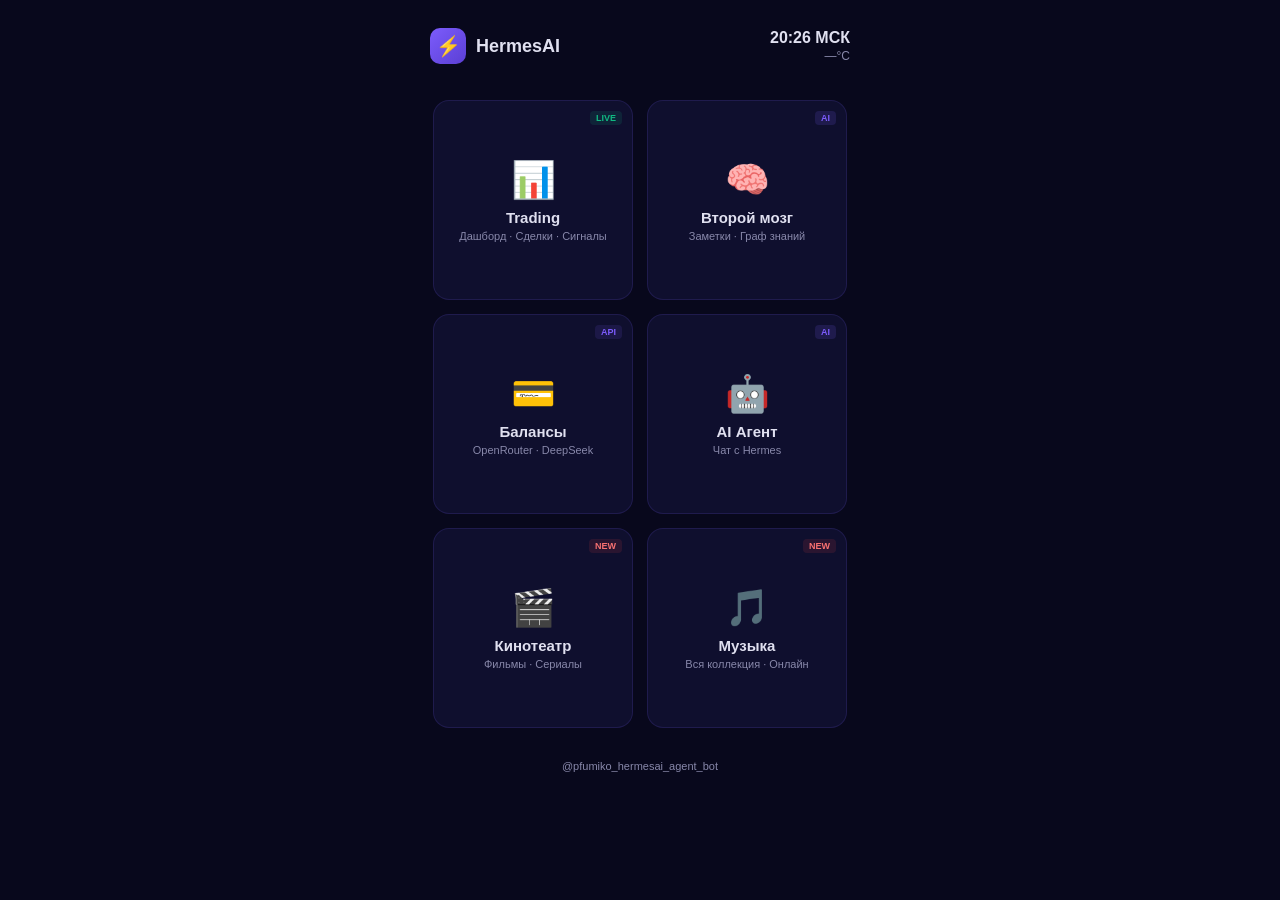
<file: web_dist/telegram-mini-app.html>
<!DOCTYPE html>
<html lang="ru">
<head>
<meta charset="UTF-8">
<meta name="viewport" content="width=device-width, initial-scale=1.0">
<title>Hermes Agent</title>
<style>
:root{--bg:#08081c;--accent:#7c5cfc;--green:#10b981;--tile:#0f0f2e;--border:rgba(124,92,252,0.15);--text:#e0e0f0;--muted:#8888aa}
*{margin:0;padding:0;box-sizing:border-box}
body{font-family:-apple-system,BlinkMacSystemFont,'Segoe UI',sans-serif;background:var(--bg);color:var(--text);min-height:100vh;display:flex;flex-direction:column;align-items:center;padding:16px}
header{width:100%;max-width:420px;display:flex;justify-content:space-between;align-items:center;padding:12px 0;margin-bottom:24px}
.logo{display:flex;align-items:center;gap:10px;font-size:18px;font-weight:600}
.logo-icon{width:36px;height:36px;border-radius:10px;background:linear-gradient(135deg,var(--accent),#5b3fd4);display:flex;align-items:center;justify-content:center;font-size:20px}
.time-block{text-align:right;font-size:13px;color:var(--muted)}
.time-block .clock{font-size:16px;font-weight:600;color:var(--text)}
.weather{font-size:12px;color:var(--muted);margin-top:2px}
.grid{display:grid;grid-template-columns:repeat(2,1fr);gap:14px;width:100%;max-width:420px}
.tile{aspect-ratio:1/1;max-height:156px;background:var(--tile);border:1px solid var(--border);border-radius:16px;display:flex;flex-direction:column;align-items:center;justify-content:center;cursor:pointer;text-decoration:none;color:var(--text);transition:all .2s;position:relative;overflow:hidden;text-align:center;padding:12px}
.tile:hover{background:#14143a;border-color:var(--accent);transform:translateY(-2px);box-shadow:0 8px 32px rgba(124,92,252,0.15)}
.tile-icon{font-size:36px;margin-bottom:8px}
.tile-title{font-size:15px;font-weight:600;margin-bottom:4px}
.tile-sub{font-size:11px;color:var(--muted)}
.tile-badge{position:absolute;top:10px;right:10px;font-size:9px;padding:2px 6px;border-radius:4px;font-weight:600}
.badge-ai{background:rgba(124,92,252,0.15);color:var(--accent)}
.badge-trade{background:rgba(16,185,129,0.12);color:var(--green)}
.badge-media{background:rgba(239,68,68,0.12);color:#f87171}
.badge-api{background:rgba(124,92,252,0.12);color:var(--accent)}
footer{width:100%;max-width:420px;text-align:center;margin-top:32px;font-size:11px;color:var(--muted)}
footer a{color:var(--accent);text-decoration:none}
@keyframes fadeIn{from{opacity:0;transform:translateY(8px)}to{opacity:1;transform:translateY(0)}}
.tile{animation:fadeIn .4s ease both}
.tile:nth-child(2){animation-delay:.1s}
.tile:nth-child(3){animation-delay:.2s}
.tile:nth-child(4){animation-delay:.3s}
.tile:nth-child(5){animation-delay:.4s}
.tile:nth-child(6){animation-delay:.5s}
@media (min-width:769px){
  .grid{grid-template-columns:repeat(2,200px);justify-content:center;max-width:440px}
  .tile{max-height:200px}
}
</style>
</head>
<body>

<header>
  <div class="logo">
    <div class="logo-icon">⚡</div>
    <span>HermesAI</span>
  </div>
  <div class="time-block">
    <div class="clock" id="clock">--:--</div>
    <div class="weather" id="weather">—°C</div>
  </div>
</header>

<div class="grid">
  <a class="tile" href="/dashboard.html">
    <span class="tile-badge badge-trade">LIVE</span>
    <span class="tile-icon">📊</span>
    <span class="tile-title">Trading</span>
    <span class="tile-sub">Дашборд · Сделки · Сигналы</span>
  </a>
  <a class="tile" href="/brain.html">
    <span class="tile-badge badge-ai">AI</span>
    <span class="tile-icon">🧠</span>
    <span class="tile-title">Второй мозг</span>
    <span class="tile-sub">Заметки · Граф знаний</span>
  </a>
  <a class="tile" href="/balances.html">
    <span class="tile-badge badge-api">API</span>
    <span class="tile-icon">💳</span>
    <span class="tile-title">Балансы</span>
    <span class="tile-sub">OpenRouter · DeepSeek</span>
  </a>
  <a class="tile" href="https://hermes.pfumiko.ru" target="_blank">
    <span class="tile-badge badge-ai">AI</span>
    <span class="tile-icon">🤖</span>
    <span class="tile-title">AI Агент</span>
    <span class="tile-sub">Чат с Hermes</span>
  </a>
  <a class="tile" href="https://jellyfin.pfumiko.ru" target="_blank">
    <span class="tile-badge badge-media">NEW</span>
    <span class="tile-icon">🎬</span>
    <span class="tile-title">Кинотеатр</span>
    <span class="tile-sub">Фильмы · Сериалы</span>
  </a>
  <a class="tile" href="https://music.pfumiko.ru" target="_blank">
    <span class="tile-badge badge-media">NEW</span>
    <span class="tile-icon">🎵</span>
    <span class="tile-title">Музыка</span>
    <span class="tile-sub">Вся коллекция · Онлайн</span>
  </a>
</div>

<footer>
  @pfumiko_hermesai_agent_bot
</footer>

<script>
function updateTime(){
  const now=new Date();
  const msk=new Date(now.toLocaleString('en-US',{timeZone:'Europe/Moscow'}));
  const h=msk.getHours().toString().padStart(2,'0');
  const m=msk.getMinutes().toString().padStart(2,'0');
  document.getElementById('clock').textContent=h+':'+m+' МСК';
}
updateTime();setInterval(updateTime,30000);

fetch('https://api.open-meteo.com/v1/forecast?latitude=55.08&longitude=38.78&current=temperature_2m&timezone=Europe/Moscow')
  .then(r=>r.json())
  .then(d=>{
    const t=d.current?.temperature_2m;
    if(t!==undefined)document.getElementById('weather').textContent=(t>0?'+':'')+Math.round(t)+'°C Коломна';
  })
  .catch(()=>{});
</script>
</body>
</html>
</file>
